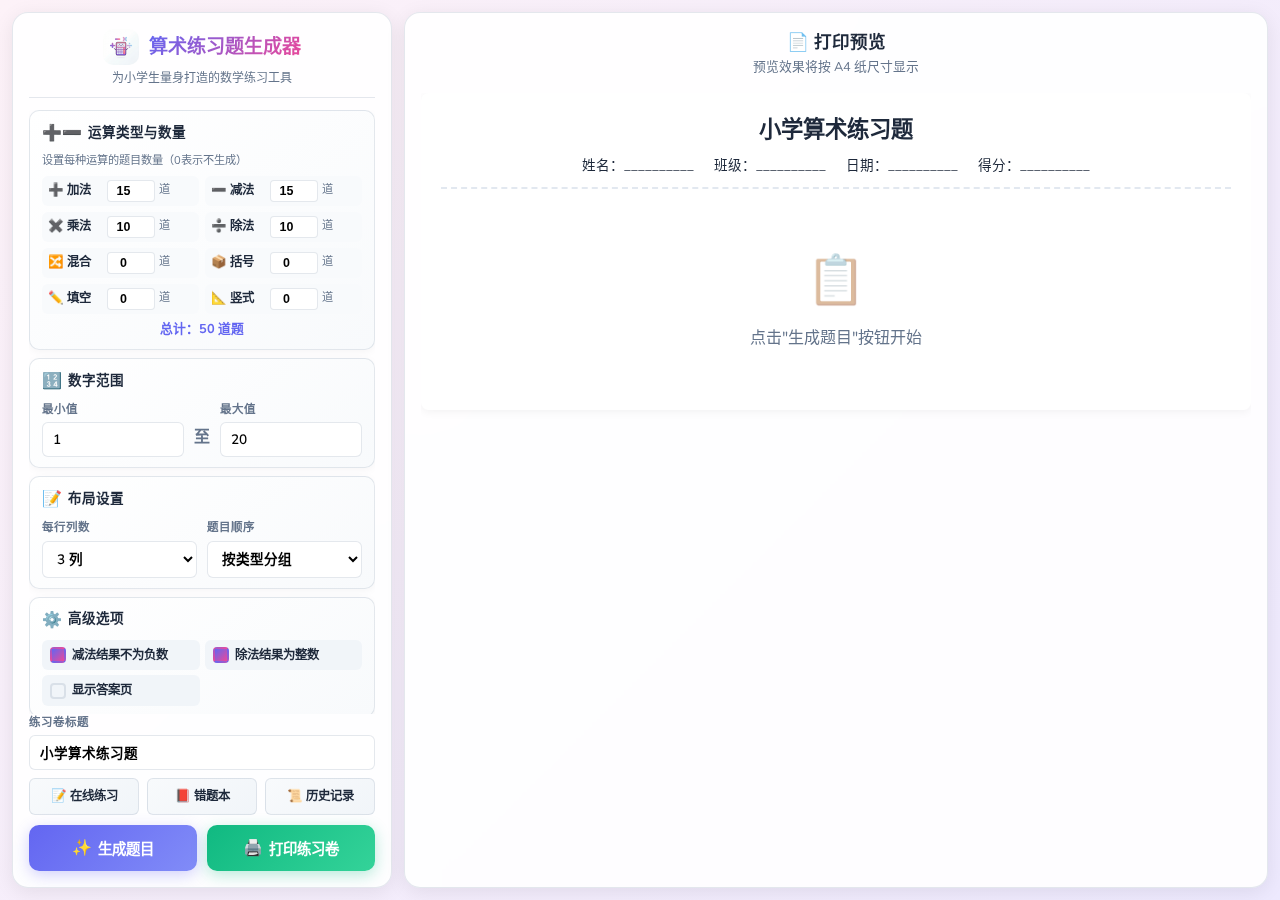
<file: index.html>
<!DOCTYPE html>
<html lang="zh-CN">

<head>
    <meta charset="UTF-8">
    <meta name="viewport" content="width=device-width, initial-scale=1.0">
    <title>小学生算术练习题生成器</title>
    <link rel="stylesheet" href="style.css">
    <link rel="icon" type="image/png" href="favicon.png">
    <link href="https://fonts.googleapis.com/css2?family=Nunito:wght@400;600;700;800&display=swap" rel="stylesheet">
</head>

<body>
    <div class="app-container">
        <!-- 控制面板 -->
        <div class="control-panel no-print">
            <div class="header">
                <div class="logo">
                    <img src="logo.png" alt="算术练习" class="logo-img">
                    <h1>算术练习题生成器</h1>
                </div>
                <p class="subtitle">为小学生量身打造的数学练习工具</p>
            </div>

            <div class="settings-grid">
                <!-- 运算类型与数量 -->
                <div class="setting-card">
                    <h3><span class="icon">➕➖</span> 运算类型与数量</h3>
                    <p class="setting-hint">设置每种运算的题目数量（0表示不生成）</p>
                    <div class="operation-inputs">
                        <div class="operation-item">
                            <span class="op-label">➕ 加法</span>
                            <input type="number" id="count-add" value="15" min="0" max="100" class="op-count">
                            <span class="op-unit">道</span>
                        </div>
                        <div class="operation-item">
                            <span class="op-label">➖ 减法</span>
                            <input type="number" id="count-sub" value="15" min="0" max="100" class="op-count">
                            <span class="op-unit">道</span>
                        </div>
                        <div class="operation-item">
                            <span class="op-label">✖️ 乘法</span>
                            <input type="number" id="count-mul" value="10" min="0" max="100" class="op-count">
                            <span class="op-unit">道</span>
                        </div>
                        <div class="operation-item">
                            <span class="op-label">➗ 除法</span>
                            <input type="number" id="count-div" value="10" min="0" max="100" class="op-count">
                            <span class="op-unit">道</span>
                        </div>
                        <div class="operation-item">
                            <span class="op-label">🔀 混合</span>
                            <input type="number" id="count-mixed" value="0" min="0" max="100" class="op-count">
                            <span class="op-unit">道</span>
                        </div>
                        <div class="operation-item">
                            <span class="op-label">📦 括号</span>
                            <input type="number" id="count-bracket" value="0" min="0" max="100" class="op-count">
                            <span class="op-unit">道</span>
                        </div>
                        <div class="operation-item">
                            <span class="op-label">✏️ 填空</span>
                            <input type="number" id="count-fillblank" value="0" min="0" max="100" class="op-count">
                            <span class="op-unit">道</span>
                        </div>
                        <div class="operation-item">
                            <span class="op-label">📐 竖式</span>
                            <input type="number" id="count-vertical" value="0" min="0" max="100" class="op-count">
                            <span class="op-unit">道</span>
                        </div>
                    </div>
                    <div class="total-count">
                        总计：<span id="total-questions">50</span> 道题
                    </div>
                </div>

                <!-- 数字范围 -->
                <div class="setting-card">
                    <h3><span class="icon">🔢</span> 数字范围</h3>
                    <div class="range-inputs">
                        <div class="input-group">
                            <label for="min-num">最小值</label>
                            <input type="number" id="min-num" value="1" min="0" max="999">
                        </div>
                        <span class="range-separator">至</span>
                        <div class="input-group">
                            <label for="max-num">最大值</label>
                            <input type="number" id="max-num" value="20" min="1" max="999">
                        </div>
                    </div>
                </div>

                <!-- 布局设置 -->
                <div class="setting-card">
                    <h3><span class="icon">📝</span> 布局设置</h3>
                    <div class="input-row">
                        <div class="input-group">
                            <label for="columns">每行列数</label>
                            <select id="columns">
                                <option value="2">2 列</option>
                                <option value="3" selected>3 列</option>
                                <option value="4">4 列</option>
                            </select>
                        </div>
                        <div class="input-group">
                            <label>题目顺序</label>
                            <select id="question-order">
                                <option value="grouped">按类型分组</option>
                                <option value="random">随机打乱</option>
                            </select>
                        </div>
                    </div>
                </div>

                <!-- 高级选项 -->
                <div class="setting-card">
                    <h3><span class="icon">⚙️</span> 高级选项</h3>
                    <div class="checkbox-group">
                        <label class="checkbox-label">
                            <input type="checkbox" id="no-negative" checked>
                            <span class="checkmark"></span>
                            减法结果不为负数
                        </label>
                        <label class="checkbox-label">
                            <input type="checkbox" id="no-remainder" checked>
                            <span class="checkmark"></span>
                            除法结果为整数
                        </label>
                        <label class="checkbox-label">
                            <input type="checkbox" id="show-answers">
                            <span class="checkmark"></span>
                            显示答案页
                        </label>
                    </div>
                </div>
            </div>

            <!-- 标题设置 -->
            <div class="title-setting">
                <div class="input-group full-width">
                    <label for="sheet-title">练习卷标题</label>
                    <input type="text" id="sheet-title" value="小学算术练习题" placeholder="请输入标题">
                </div>
            </div>

            <!-- 导航链接 -->
            <div class="nav-links">
                <a href="practice.html" class="nav-link" onclick="savePracticeSettings()">📝 在线练习</a>
                <a href="wrongbook.html" class="nav-link">📕 错题本</a>
                <a href="history.html" class="nav-link">📜 历史记录</a>
            </div>

            <!-- 操作按钮 -->
            <div class="action-buttons">
                <button class="btn btn-generate" onclick="generateQuestions()">
                    <span class="btn-icon">✨</span>
                    生成题目
                </button>
                <button class="btn btn-print" onclick="printSheet()">
                    <span class="btn-icon">🖨️</span>
                    打印练习卷
                </button>
            </div>
        </div>

        <!-- 打印预览区域 -->
        <div class="preview-container">
            <div class="preview-header no-print">
                <h2>📄 打印预览</h2>
                <p>预览效果将按 A4 纸尺寸显示</p>
            </div>

            <div class="print-area" id="print-area">
                <div class="sheet" id="question-sheet">
                    <div class="sheet-header">
                        <h1 class="sheet-title" id="display-title">小学算术练习题</h1>
                        <div class="sheet-info">
                            <span class="info-item">姓名：__________</span>
                            <span class="info-item">班级：__________</span>
                            <span class="info-item">日期：__________</span>
                            <span class="info-item">得分：__________</span>
                        </div>
                    </div>
                    <div class="questions-grid" id="questions-container">
                        <div class="placeholder-message">
                            <div class="placeholder-icon">📋</div>
                            <p>点击"生成题目"按钮开始</p>
                        </div>
                    </div>
                </div>

                <!-- 答案页 -->
                <div class="sheet answer-sheet" id="answer-sheet" style="display: none;">
                    <div class="sheet-header">
                        <h1 class="sheet-title">参考答案</h1>
                    </div>
                    <div class="answers-grid" id="answers-container">
                    </div>
                </div>
            </div>
        </div>
    </div>

    <script src="script.js"></script>
</body>

</html>
</file>
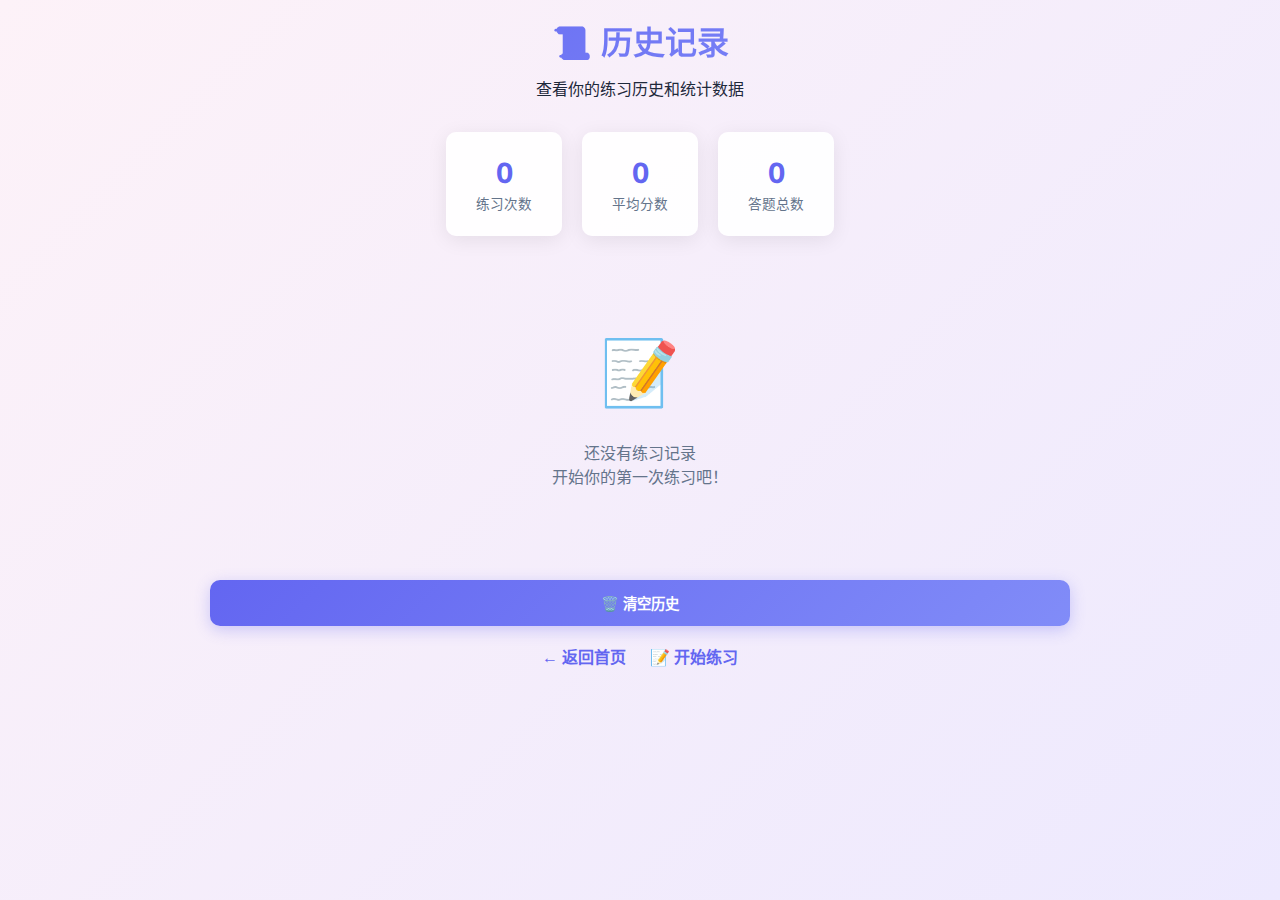
<file: history.html>
﻿<!DOCTYPE html>
<html lang="zh-CN">

<head>
    <meta charset="UTF-8">
    <meta name="viewport" content="width=device-width, initial-scale=1.0">
    <title>历史记录 - 小学算术练习</title>
    <link rel="stylesheet" href="style.css">
    <link rel="icon" type="image/png" href="favicon.png">
    <link href="https://fonts.googleapis.com/css2?family=Nunito:wght@400;600;700;800&display=swap" rel="stylesheet">
    <style>
        body {
            height: auto;
            overflow: auto;
        }

        .page-container {
            max-width: 900px;
            margin: 0 auto;
            padding: 20px;
            min-height: 100vh;
        }

        .page-header {
            text-align: center;
            margin-bottom: 30px;
        }

        .page-header h1 {
            font-size: 2rem;
            background: linear-gradient(135deg, var(--primary-color), #818cf8);
            -webkit-background-clip: text;
            -webkit-text-fill-color: transparent;
            margin-bottom: 10px;
        }

        .history-list {
            display: flex;
            flex-direction: column;
            gap: 15px;
        }

        .history-item {
            background: var(--card-bg);
            padding: 20px;
            border-radius: var(--radius-md);
            box-shadow: var(--shadow-soft);
            display: flex;
            align-items: center;
            gap: 20px;
        }

        .history-date {
            color: var(--text-secondary);
            font-size: 0.9rem;
            min-width: 150px;
        }

        .history-score {
            font-size: 1.5rem;
            font-weight: 800;
            min-width: 60px;
            text-align: center;
        }

        .history-score.excellent {
            color: var(--success-color);
        }

        .history-score.good {
            color: var(--primary-color);
        }

        .history-score.poor {
            color: #f59e0b;
        }

        .history-score.fail {
            color: #ef4444;
        }

        .history-details {
            flex: 1;
            display: flex;
            gap: 20px;
            font-size: 0.9rem;
            color: var(--text-secondary);
        }

        .empty-message {
            text-align: center;
            padding: 60px 20px;
            color: var(--text-secondary);
        }

        .empty-icon {
            font-size: 4rem;
            margin-bottom: 20px;
        }

        .stat-summary {
            display: flex;
            justify-content: center;
            gap: 20px;
            margin-bottom: 30px;
            flex-wrap: wrap;
        }

        .stat-box {
            background: var(--card-bg);
            padding: 20px 30px;
            border-radius: var(--radius-md);
            text-align: center;
            box-shadow: var(--shadow-soft);
        }

        .stat-number {
            font-size: 1.8rem;
            font-weight: 800;
            color: var(--primary-color);
        }

        .stat-label {
            font-size: 0.85rem;
            color: var(--text-secondary);
        }

        .controls {
            display: flex;
            gap: 15px;
            justify-content: center;
            margin-top: 30px;
        }

        .back-link {
            display: inline-block;
            margin-top: 20px;
            color: var(--primary-color);
            text-decoration: none;
            font-weight: 600;
        }

        .back-link:hover {
            text-decoration: underline;
        }
    </style>
</head>

<body>
    <div class="page-container">
        <div class="page-header">
            <h1>📜 历史记录</h1>
            <p>查看你的练习历史和统计数据</p>
        </div>

        <div class="stat-summary">
            <div class="stat-box">
                <div class="stat-number" id="total-practice">0</div>
                <div class="stat-label">练习次数</div>
            </div>
            <div class="stat-box">
                <div class="stat-number" id="avg-score">0</div>
                <div class="stat-label">平均分数</div>
            </div>
            <div class="stat-box">
                <div class="stat-number" id="total-questions">0</div>
                <div class="stat-label">答题总数</div>
            </div>
        </div>

        <div class="history-list" id="history-list">
        </div>

        <div class="controls">
            <button class="btn btn-generate" onclick="clearHistory()">
                🗑️ 清空历史
            </button>
        </div>

        <div style="text-align: center;">
            <a href="index.html" class="back-link">← 返回首页</a>
            <a href="practice.html" class="back-link" style="margin-left: 20px;">📝 开始练习</a>
        </div>
    </div>

    <script>
        function loadHistory() {
            const history = JSON.parse(localStorage.getItem('practiceHistory') || '[]');
            const container = document.getElementById('history-list');

            document.getElementById('total-practice').textContent = history.length;

            if (history.length > 0) {
                const avgScore = Math.round(history.reduce((sum, h) => sum + h.score, 0) / history.length);
                const totalQuestions = history.reduce((sum, h) => sum + h.total, 0);
                document.getElementById('avg-score').textContent = avgScore;
                document.getElementById('total-questions').textContent = totalQuestions;
            }

            if (history.length === 0) {
                container.innerHTML = '<div class="empty-message"><div class="empty-icon">📝</div><p>还没有练习记录</p><p>开始你的第一次练习吧！</p></div>';
                return;
            }

            const reversed = [...history].reverse();
            container.innerHTML = reversed.map(item => {
                const date = new Date(item.date);
                const dateStr = date.toLocaleDateString('zh-CN') + ' ' + date.toLocaleTimeString('zh-CN', { hour: '2-digit', minute: '2-digit' });

                let scoreClass = 'fail';
                if (item.score >= 90) scoreClass = 'excellent';
                else if (item.score >= 70) scoreClass = 'good';
                else if (item.score >= 60) scoreClass = 'poor';

                const mins = Math.floor(item.time / 60);
                const secs = item.time % 60;
                const timeStr = mins + '分' + secs + '秒';

                return '<div class="history-item"><span class="history-date">' + dateStr + '</span><span class="history-score ' + scoreClass + '">' + item.score + '</span><div class="history-details"><span>正确 ' + item.correct + '/' + item.total + '</span><span>用时 ' + timeStr + '</span></div></div>';
            }).join('');
        }

        function clearHistory() {
            if (confirm('确定要清空历史记录吗？')) {
                localStorage.removeItem('practiceHistory');
                loadHistory();
            }
        }

        document.addEventListener('DOMContentLoaded', loadHistory);
    </script>
</body>

</html>
</file>
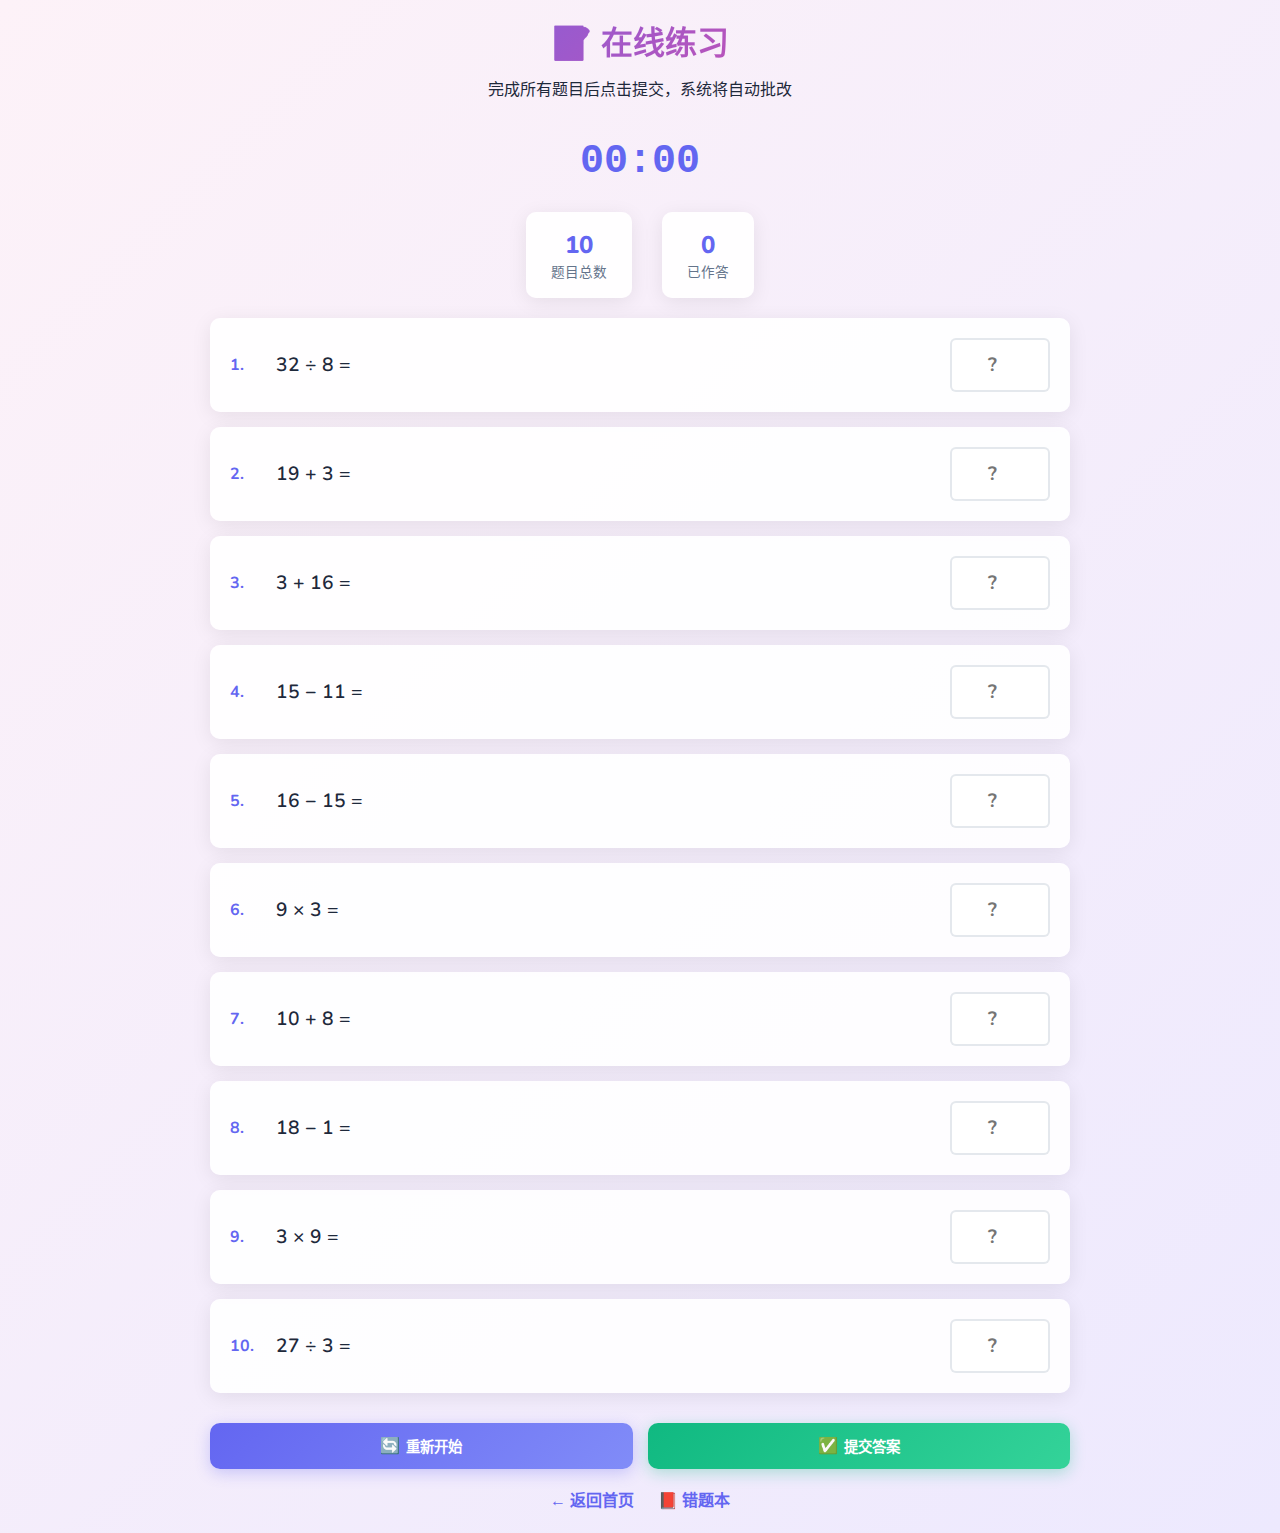
<file: practice.html>
<!DOCTYPE html>
<html lang="zh-CN">

<head>
    <meta charset="UTF-8">
    <meta name="viewport" content="width=device-width, initial-scale=1.0">
    <title>在线练习 - 小学算术练习</title>
    <link rel="stylesheet" href="style.css">
    <link rel="icon" type="image/png" href="favicon.png">
    <link href="https://fonts.googleapis.com/css2?family=Nunito:wght@400;600;700;800&display=swap" rel="stylesheet">
    <style>
        body {
            height: auto;
            overflow: auto;
        }

        .practice-container {
            max-width: 900px;
            margin: 0 auto;
            padding: 20px;
            min-height: 100vh;
        }

        .practice-header {
            text-align: center;
            margin-bottom: 30px;
        }

        .practice-header h1 {
            font-size: 2rem;
            background: linear-gradient(135deg, var(--primary-color), var(--secondary-color));
            -webkit-background-clip: text;
            -webkit-text-fill-color: transparent;
            margin-bottom: 10px;
        }

        .timer-display {
            font-size: 2.5rem;
            font-weight: 800;
            color: var(--primary-color);
            text-align: center;
            margin: 20px 0;
            font-family: 'Courier New', monospace;
        }

        .stats-bar {
            display: flex;
            justify-content: center;
            gap: 30px;
            margin-bottom: 20px;
            flex-wrap: wrap;
        }

        .stat-item {
            background: var(--card-bg);
            padding: 15px 25px;
            border-radius: var(--radius-md);
            text-align: center;
            box-shadow: var(--shadow-soft);
        }

        .stat-value {
            font-size: 1.5rem;
            font-weight: 800;
            color: var(--primary-color);
        }

        .stat-label {
            font-size: 0.85rem;
            color: var(--text-secondary);
        }

        .practice-questions {
            display: grid;
            gap: 15px;
            margin-bottom: 30px;
        }

        .practice-question {
            display: flex;
            align-items: center;
            gap: 15px;
            background: var(--card-bg);
            padding: 20px;
            border-radius: var(--radius-md);
            box-shadow: var(--shadow-soft);
        }

        .question-text {
            flex: 1;
            font-size: 1.2rem;
            font-weight: 600;
        }

        .answer-input {
            width: 100px;
            padding: 12px;
            font-size: 1.2rem;
            font-weight: 700;
            text-align: center;
            border: 2px solid var(--border-color);
            border-radius: var(--radius-sm);
            font-family: inherit;
        }

        .answer-input:focus {
            outline: none;
            border-color: var(--primary-color);
        }

        .answer-input.correct {
            border-color: var(--success-color);
            background: #f0fdf4;
        }

        .answer-input.wrong {
            border-color: #ef4444;
            background: #fef2f2;
        }

        .correct-answer {
            color: var(--success-color);
            font-weight: 700;
            margin-left: 10px;
        }

        .practice-controls {
            display: flex;
            gap: 15px;
            justify-content: center;
            flex-wrap: wrap;
        }

        .back-link {
            display: inline-block;
            margin-top: 20px;
            color: var(--primary-color);
            text-decoration: none;
            font-weight: 600;
        }

        .back-link:hover {
            text-decoration: underline;
        }

        .result-modal {
            display: none;
            position: fixed;
            top: 0;
            left: 0;
            width: 100%;
            height: 100%;
            background: rgba(0, 0, 0, 0.5);
            justify-content: center;
            align-items: center;
            z-index: 1000;
        }

        .result-content {
            background: white;
            padding: 40px;
            border-radius: var(--radius-lg);
            text-align: center;
            max-width: 400px;
        }

        .result-score {
            font-size: 4rem;
            font-weight: 800;
            background: linear-gradient(135deg, var(--primary-color), var(--secondary-color));
            -webkit-background-clip: text;
            -webkit-text-fill-color: transparent;
        }
    </style>
</head>

<body>
    <div class="practice-container">
        <div class="practice-header">
            <h1>📝 在线练习</h1>
            <p>完成所有题目后点击提交，系统将自动批改</p>
        </div>

        <div class="timer-display" id="timer">00:00</div>

        <div class="stats-bar">
            <div class="stat-item">
                <div class="stat-value" id="total-count">10</div>
                <div class="stat-label">题目总数</div>
            </div>
            <div class="stat-item">
                <div class="stat-value" id="answered-count">0</div>
                <div class="stat-label">已作答</div>
            </div>
        </div>

        <div class="practice-questions" id="practice-questions">
            <!-- 题目将在这里生成 -->
        </div>

        <div class="practice-controls">
            <button class="btn btn-generate" onclick="startPractice()">
                <span class="btn-icon">🔄</span>
                重新开始
            </button>
            <button class="btn btn-print" onclick="submitAnswers()">
                <span class="btn-icon">✅</span>
                提交答案
            </button>
        </div>

        <div style="text-align: center;">
            <a href="index.html" class="back-link">← 返回首页</a>
            <a href="wrongbook.html" class="back-link" style="margin-left: 20px;">📕 错题本</a>
        </div>
    </div>

    <div class="result-modal" id="result-modal">
        <div class="result-content">
            <h2>练习完成！</h2>
            <div class="result-score" id="result-score">100</div>
            <p>分</p>
            <p id="result-detail"></p>
            <button class="btn btn-generate" onclick="closeResult()" style="margin-top: 20px;">
                确定
            </button>
        </div>
    </div>

    <script src="practice.js"></script>
</body>

</html>
</file>
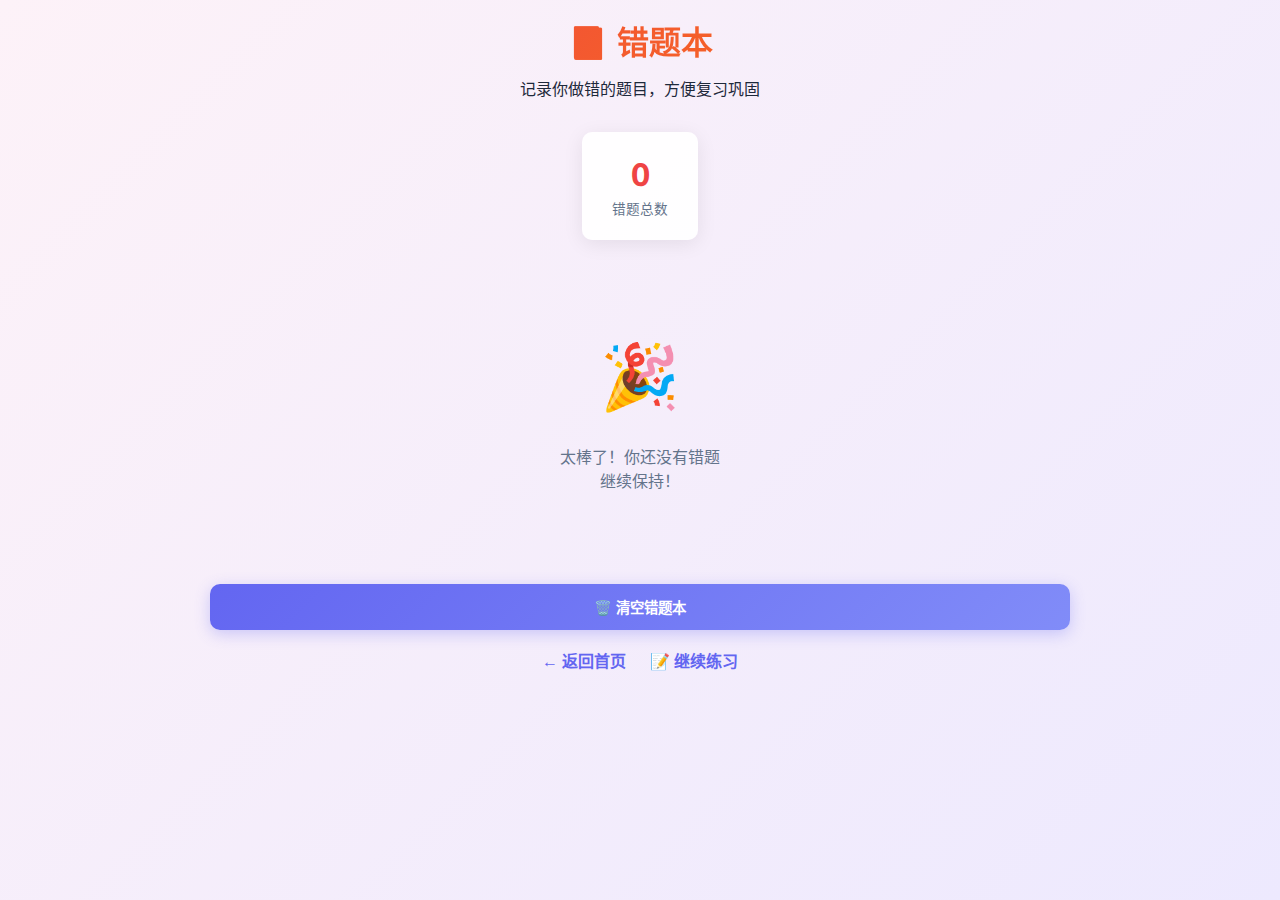
<file: wrongbook.html>
﻿<!DOCTYPE html>
<html lang="zh-CN">

<head>
    <meta charset="UTF-8">
    <meta name="viewport" content="width=device-width, initial-scale=1.0">
    <title>错题本 - 小学算术练习</title>
    <link rel="stylesheet" href="style.css">
    <link rel="icon" type="image/png" href="favicon.png">
    <link href="https://fonts.googleapis.com/css2?family=Nunito:wght@400;600;700;800&display=swap" rel="stylesheet">
    <style>
        body {
            height: auto;
            overflow: auto;
        }

        .page-container {
            max-width: 900px;
            margin: 0 auto;
            padding: 20px;
            min-height: 100vh;
        }

        .page-header {
            text-align: center;
            margin-bottom: 30px;
        }

        .page-header h1 {
            font-size: 2rem;
            background: linear-gradient(135deg, #ef4444, #f97316);
            -webkit-background-clip: text;
            -webkit-text-fill-color: transparent;
            margin-bottom: 10px;
        }

        .wrong-list {
            display: flex;
            flex-direction: column;
            gap: 15px;
        }

        .wrong-item {
            background: var(--card-bg);
            padding: 20px;
            border-radius: var(--radius-md);
            box-shadow: var(--shadow-soft);
            display: flex;
            align-items: center;
            gap: 20px;
        }

        .wrong-question {
            flex: 1;
            font-size: 1.2rem;
            font-weight: 600;
        }

        .wrong-answers {
            display: flex;
            flex-direction: column;
            gap: 5px;
            font-size: 0.9rem;
        }

        .your-answer {
            color: #ef4444;
        }

        .correct-answer {
            color: var(--success-color);
            font-weight: 700;
        }

        .empty-message {
            text-align: center;
            padding: 60px 20px;
            color: var(--text-secondary);
        }

        .empty-icon {
            font-size: 4rem;
            margin-bottom: 20px;
        }

        .controls {
            display: flex;
            gap: 15px;
            justify-content: center;
            margin-top: 30px;
            flex-wrap: wrap;
        }

        .back-link {
            display: inline-block;
            margin-top: 20px;
            color: var(--primary-color);
            text-decoration: none;
            font-weight: 600;
        }

        .back-link:hover {
            text-decoration: underline;
        }

        .stat-summary {
            display: flex;
            justify-content: center;
            gap: 30px;
            margin-bottom: 30px;
            flex-wrap: wrap;
        }

        .stat-box {
            background: var(--card-bg);
            padding: 20px 30px;
            border-radius: var(--radius-md);
            text-align: center;
            box-shadow: var(--shadow-soft);
        }

        .stat-number {
            font-size: 2rem;
            font-weight: 800;
            color: #ef4444;
        }

        .stat-label {
            font-size: 0.85rem;
            color: var(--text-secondary);
        }
    </style>
</head>

<body>
    <div class="page-container">
        <div class="page-header">
            <h1>📕 错题本</h1>
            <p>记录你做错的题目，方便复习巩固</p>
        </div>

        <div class="stat-summary">
            <div class="stat-box">
                <div class="stat-number" id="wrong-count">0</div>
                <div class="stat-label">错题总数</div>
            </div>
        </div>

        <div class="wrong-list" id="wrong-list">
        </div>

        <div class="controls">
            <button class="btn btn-generate" onclick="clearWrongbook()">
                🗑️ 清空错题本
            </button>
        </div>

        <div style="text-align: center;">
            <a href="index.html" class="back-link">← 返回首页</a>
            <a href="practice.html" class="back-link" style="margin-left: 20px;">📝 继续练习</a>
        </div>
    </div>

    <script>
        function loadWrongbook() {
            const wrongQuestions = JSON.parse(localStorage.getItem('wrongQuestions') || '[]');
            const container = document.getElementById('wrong-list');

            document.getElementById('wrong-count').textContent = wrongQuestions.length;

            if (wrongQuestions.length === 0) {
                container.innerHTML = '<div class="empty-message"><div class="empty-icon">🎉</div><p>太棒了！你还没有错题</p><p>继续保持！</p></div>';
                return;
            }

            container.innerHTML = wrongQuestions.map((item, i) =>
                '<div class="wrong-item"><span class="wrong-question">' + item.question + '</span><div class="wrong-answers"><span class="your-answer">你的答案: ' + item.userAnswer + '</span><span class="correct-answer">正确答案: ' + item.correctAnswer + '</span></div></div>'
            ).join('');
        }

        function clearWrongbook() {
            if (confirm('确定要清空错题本吗？')) {
                localStorage.removeItem('wrongQuestions');
                loadWrongbook();
            }
        }

        document.addEventListener('DOMContentLoaded', loadWrongbook);
    </script>
</body>

</html>
</file>
<file: style.css>
/* ===== ������ʽ���� ===== */
* {
    margin: 0;
    padding: 0;
    box-sizing: border-box;
}

:root {
    --primary-color: #6366f1;
    --primary-hover: #4f46e5;
    --secondary-color: #ec4899;
    --success-color: #10b981;
    --warning-color: #f59e0b;
    --bg-gradient-start: #fdf2f8;
    --bg-gradient-end: #ede9fe;
    --card-bg: rgba(255, 255, 255, 0.9);
    --text-primary: #1e293b;
    --text-secondary: #64748b;
    --border-color: rgba(148, 163, 184, 0.25);
    --shadow-soft: 0 4px 20px rgba(0, 0, 0, 0.08);
    --shadow-hover: 0 8px 30px rgba(99, 102, 241, 0.15);
    --radius-lg: 16px;
    --radius-md: 10px;
    --radius-sm: 6px;
}

body {
    font-family: 'Nunito', -apple-system, BlinkMacSystemFont, 'Segoe UI', sans-serif;
    background: linear-gradient(135deg, var(--bg-gradient-start) 0%, var(--bg-gradient-end) 100%);
    height: 100vh;
    overflow: hidden;
    color: var(--text-primary);
    line-height: 1.5;
}

/* ===== ���������� ===== */
.app-container {
    display: grid;
    grid-template-columns: 380px 1fr;
    height: 100vh;
    gap: 12px;
    padding: 12px;
}

/* ===== ���������ʽ ===== */
.control-panel {
    background: var(--card-bg);
    backdrop-filter: blur(20px);
    border-radius: var(--radius-lg);
    padding: 16px;
    box-shadow: var(--shadow-soft);
    border: 1px solid var(--border-color);
    display: flex;
    flex-direction: column;
    height: 100%;
    overflow: hidden;
}

.header {
    text-align: center;
    margin-bottom: 12px;
    padding-bottom: 10px;
    border-bottom: 1px solid var(--border-color);
}

.logo {
    display: flex;
    align-items: center;
    justify-content: center;
    gap: 10px;
    margin-bottom: 4px;
}

.logo-img {
    width: 36px;
    height: 36px;
    border-radius: 10px;
    object-fit: contain;
}

.header h1 {
    font-size: 1.2rem;
    font-weight: 800;
    background: linear-gradient(135deg, var(--primary-color), var(--secondary-color));
    -webkit-background-clip: text;
    -webkit-text-fill-color: transparent;
    background-clip: text;
}

.subtitle {
    color: var(--text-secondary);
    font-size: 0.75rem;
}

/* ===== ���ÿ�Ƭ ===== */
.settings-grid {
    display: flex;
    flex-direction: column;
    gap: 8px;
    flex: 1;
    overflow: hidden;
}

.setting-card {
    background: linear-gradient(145deg, #ffffff, #f8fafc);
    border-radius: var(--radius-md);
    padding: 10px 12px;
    border: 1px solid var(--border-color);
    box-shadow: 0 2px 8px rgba(0, 0, 0, 0.04);
}

.setting-card h3 {
    font-size: 0.85rem;
    font-weight: 700;
    color: var(--text-primary);
    margin-bottom: 8px;
    display: flex;
    align-items: center;
    gap: 6px;
}

.setting-card h3 .icon {
    font-size: 1rem;
}

.setting-hint {
    font-size: 0.7rem;
    color: var(--text-secondary);
    margin-bottom: 6px;
}

/* ===== ������������ ===== */
.operation-inputs {
    display: grid;
    grid-template-columns: repeat(2, 1fr);
    gap: 6px;
}

.operation-item {
    display: flex;
    align-items: center;
    gap: 4px;
    font-size: 0.78rem;
    background: #f8fafc;
    padding: 4px 6px;
    border-radius: var(--radius-sm);
}

.op-label {
    min-width: 55px;
    font-weight: 600;
}

.op-count {
    width: 48px;
    padding: 3px 4px;
    border: 1px solid var(--border-color);
    border-radius: 4px;
    text-align: center;
    font-size: 0.78rem;
    font-weight: 600;
}

.op-unit {
    font-size: 0.7rem;
    color: var(--text-secondary);
}

.total-count {
    margin-top: 6px;
    text-align: center;
    font-size: 0.8rem;
    color: var(--primary-color);
    font-weight: 700;
}

/* ===== ˫���������� ===== */
.settings-row {
    display: grid;
    grid-template-columns: 1fr 1fr;
    gap: 8px;
}

/* ===== ��ѡ����ʽ ===== */
.checkbox-group {
    display: grid;
    grid-template-columns: 1fr 1fr;
    gap: 5px;
}

.checkbox-label {
    display: flex;
    align-items: center;
    gap: 6px;
    padding: 6px 8px;
    background: #f1f5f9;
    border-radius: var(--radius-sm);
    cursor: pointer;
    font-size: 0.78rem;
    font-weight: 600;
    transition: all 0.2s ease;
}

.checkbox-label:hover {
    background: #e2e8f0;
}

.checkbox-label input {
    display: none;
}

.checkmark {
    width: 16px;
    height: 16px;
    border: 2px solid var(--border-color);
    border-radius: 4px;
    display: flex;
    align-items: center;
    justify-content: center;
    flex-shrink: 0;
    transition: all 0.2s ease;
}

.checkbox-label input:checked+.checkmark {
    background: linear-gradient(135deg, var(--primary-color), var(--secondary-color));
    border-color: transparent;
}

.checkbox-label input:checked+.checkmark::after {
    content: '';
    color: white;
    font-size: 10px;
    font-weight: bold;
}

/* ===== ����С��ѡ���� ===== */
.decimal-toggle {
    position: relative;
}

.inline-select {
    margin-left: 4px;
    padding: 2px 6px;
    border: 1px solid var(--border-color);
    border-radius: 4px;
    font-size: 0.72rem;
    background: white;
    cursor: pointer;
    font-weight: 600;
}

/* ===== �������ʽ ===== */
.range-inputs {
    display: flex;
    align-items: flex-end;
    gap: 10px;
}

.range-separator {
    padding-bottom: 8px;
    color: var(--text-secondary);
    font-weight: 600;
}

.input-row {
    display: flex;
    gap: 10px;
}

.input-group {
    display: flex;
    flex-direction: column;
    gap: 4px;
    flex: 1;
}

.input-group.full-width {
    width: 100%;
}

.input-group label {
    font-size: 0.72rem;
    font-weight: 600;
    color: var(--text-secondary);
}

.input-group input,
.input-group select {
    padding: 7px 10px;
    border: 1px solid var(--border-color);
    border-radius: var(--radius-sm);
    font-size: 0.85rem;
    font-weight: 600;
    font-family: inherit;
    background: white;
    transition: border-color 0.2s ease;
}

.input-group input:focus,
.input-group select:focus {
    outline: none;
    border-color: var(--primary-color);
}

/* ===== �������� ===== */
.inline-title-input {
    display: flex;
    align-items: center;
    gap: 10px;
}

.title-label {
    font-size: 0.85rem;
    font-weight: 700;
    white-space: nowrap;
}

.inline-title-input input {
    flex: 1;
    padding: 8px 12px;
    border: 1px solid var(--border-color);
    border-radius: var(--radius-sm);
    font-size: 0.9rem;
    font-weight: 600;
}

/* ===== �������� ===== */
.nav-links {
    display: flex;
    gap: 8px;
    margin-top: 8px;
}

.nav-link {
    flex: 1;
    padding: 8px 12px;
    background: linear-gradient(145deg, #f8fafc, #f1f5f9);
    border-radius: var(--radius-sm);
    text-decoration: none;
    color: var(--text-primary);
    font-size: 0.78rem;
    font-weight: 600;
    text-align: center;
    transition: all 0.3s ease;
    border: 1px solid var(--border-color);
}

.nav-link:hover {
    background: linear-gradient(135deg, var(--primary-color), var(--secondary-color));
    color: white;
    transform: translateY(-2px);
    box-shadow: 0 4px 15px rgba(99, 102, 241, 0.3);
}

/* ===== ������ť ===== */
.action-buttons {
    margin-top: auto;
    padding-top: 10px;
    display: flex;
    gap: 10px;
}

.btn {
    flex: 1;
    padding: 12px 16px;
    border: none;
    border-radius: var(--radius-md);
    font-size: 0.9rem;
    font-weight: 700;
    font-family: inherit;
    cursor: pointer;
    display: flex;
    align-items: center;
    justify-content: center;
    gap: 6px;
    transition: all 0.3s ease;
}

.btn-icon {
    font-size: 1rem;
}

.btn-generate {
    background: linear-gradient(135deg, var(--primary-color), #818cf8);
    color: white;
    box-shadow: 0 4px 15px rgba(99, 102, 241, 0.3);
}

.btn-generate:hover {
    transform: translateY(-2px);
    box-shadow: 0 6px 20px rgba(99, 102, 241, 0.4);
}

.btn-print {
    background: linear-gradient(135deg, var(--success-color), #34d399);
    color: white;
    box-shadow: 0 4px 15px rgba(16, 185, 129, 0.3);
}

.btn-print:hover {
    transform: translateY(-2px);
    box-shadow: 0 6px 20px rgba(16, 185, 129, 0.4);
}

/* ===== Ԥ������ ===== */
.preview-container {
    background: var(--card-bg);
    backdrop-filter: blur(20px);
    border-radius: var(--radius-lg);
    padding: 16px;
    box-shadow: var(--shadow-soft);
    border: 1px solid var(--border-color);
    overflow-y: auto;
    display: flex;
    flex-direction: column;
}

.preview-header {
    text-align: center;
    margin-bottom: 15px;
    flex-shrink: 0;
}

.preview-header h2 {
    font-size: 1.1rem;
    font-weight: 700;
    color: var(--text-primary);
    margin-bottom: 3px;
}

.preview-header p {
    font-size: 0.8rem;
    color: var(--text-secondary);
}

/* ===== ��ӡҳ����ʽ ===== */
.print-area {
    flex: 1;
    overflow-y: auto;
}

.sheet {
    background: white;
    padding: 20px;
    border-radius: 8px;
    box-shadow: 0 2px 10px rgba(0, 0, 0, 0.05);
}

.sheet-header {
    text-align: center;
    margin-bottom: 15px;
    padding-bottom: 10px;
    border-bottom: 2px dashed #e2e8f0;
}

.sheet-title {
    font-size: 1.4rem;
    font-weight: 800;
    color: var(--text-primary);
    margin-bottom: 10px;
}

.sheet-info {
    display: flex;
    justify-content: center;
    gap: 20px;
    flex-wrap: wrap;
}

.info-item {
    font-size: 0.85rem;
    color: var(--text-primary);
}

/* ===== ��Ŀ���� ===== */
.questions-grid {
    display: grid;
    gap: 6px;
}

.questions-grid.cols-2 {
    grid-template-columns: repeat(2, 1fr);
}

.questions-grid.cols-3 {
    grid-template-columns: repeat(3, 1fr);
}

.questions-grid.cols-4 {
    grid-template-columns: repeat(2, 1fr);
}

.question-item {
    display: flex;
    align-items: center;
    padding: 8px 10px;
    background: #f8fafc;
    border-radius: 6px;
    font-size: 1rem;
    font-weight: 600;
}

.question-number {
    color: var(--primary-color);
    font-weight: 700;
    margin-right: 6px;
    min-width: 25px;
}

.question-content {
    flex: 1;
}

/* ===== ռλ��ʾ ===== */
.placeholder-message {
    grid-column: 1 / -1;
    text-align: center;
    padding: 40px 20px;
    color: var(--text-secondary);
}

.placeholder-icon {
    font-size: 3rem;
    margin-bottom: 10px;
    opacity: 0.5;
}

.placeholder-message p {
    font-size: 1rem;
}

/* ===== ��ҳ ===== */
.answer-sheet {
    margin-top: 20px;
    page-break-before: always;
}

.answers-grid {
    display: grid;
    grid-template-columns: repeat(5, 1fr);
    gap: 6px;
}

.answer-item {
    display: flex;
    align-items: center;
    padding: 6px 8px;
    background: #f0fdf4;
    border-radius: 6px;
    font-size: 0.85rem;
}

.answer-item .question-number {
    color: var(--success-color);
}

.answer-value {
    font-weight: 700;
    color: var(--success-color);
}

/* ===== �������ʽ ===== */
.fill-blank {
    display: inline-block;
    min-width: 40px;
    border-bottom: 2px solid var(--text-primary);
    margin: 0 4px;
}

/* ===== ��ʽ������ʽ ===== */
.vertical-calc {
    display: inline-flex;
    flex-direction: column;
    align-items: flex-end;
    font-family: 'Courier New', monospace;
    font-size: 1.1rem;
    font-weight: 700;
    padding: 8px 12px;
    background: #fefefe;
    border-radius: 6px;
    border: 1px solid var(--border-color);
}

.vertical-calc .v-row {
    display: flex;
    align-items: center;
    justify-content: flex-end;
    min-width: 60px;
}

.vertical-calc .v-op {
    margin-right: 8px;
    font-weight: 700;
}

.vertical-calc .v-line {
    width: 100%;
    height: 2px;
    background: var(--text-primary);
    margin: 4px 0;
}

.vertical-calc .v-answer {
    min-height: 1.5em;
    min-width: 40px;
    border-bottom: 1px dashed var(--border-color);
}

/* ===== ��ӡ��ʽ ===== */
@media print {
    @page {
        size: A4;
        margin: 0;
    }

    * {
        -webkit-print-color-adjust: exact !important;
        print-color-adjust: exact !important;
    }

    body {
        background: white !important;
        padding: 0;
        margin: 0;
        height: auto;
        overflow: visible;
    }

    .no-print {
        display: none !important;
    }

    .app-container {
        display: block;
        padding: 0;
        height: auto;
    }

    .preview-container {
        background: none;
        padding: 0;
        box-shadow: none;
        border: none;
        overflow: visible;
    }

    .preview-header {
        display: none;
    }

    .print-area {
        overflow: visible;
    }

    .sheet {
        box-shadow: none;
        border-radius: 0;
        margin: 0;
        padding: 15mm 20mm;
        width: 210mm;
        min-height: auto;
    }

    .sheet-header {
        page-break-after: avoid;
    }

    .questions-grid {
        page-break-before: avoid;
    }

    .question-item {
        background: transparent !important;
        padding: 8px 6px;
        font-size: 13pt;
        border-bottom: 1px solid #eee;
        border-radius: 0;
    }

    .sheet-title {
        font-size: 18pt;
    }

    .info-item {
        font-size: 11pt;
    }

    .answer-item {
        background: #f0fdf4 !important;
        padding: 6px;
        font-size: 11pt;
    }

    .vertical-calc {
        border: 1px solid #ccc;
    }
}

/* ===== ��Ӧʽ��� ===== */
@media (max-width: 900px) {
    .app-container {
        grid-template-columns: 1fr;
        height: auto;
        overflow: auto;
    }

    body {
        height: auto;
        overflow: auto;
    }
}
/* ===== ��������ʽ ===== */
.inline-answer {
    color: var(--success-color);
    font-weight: 700;
}
</file>
